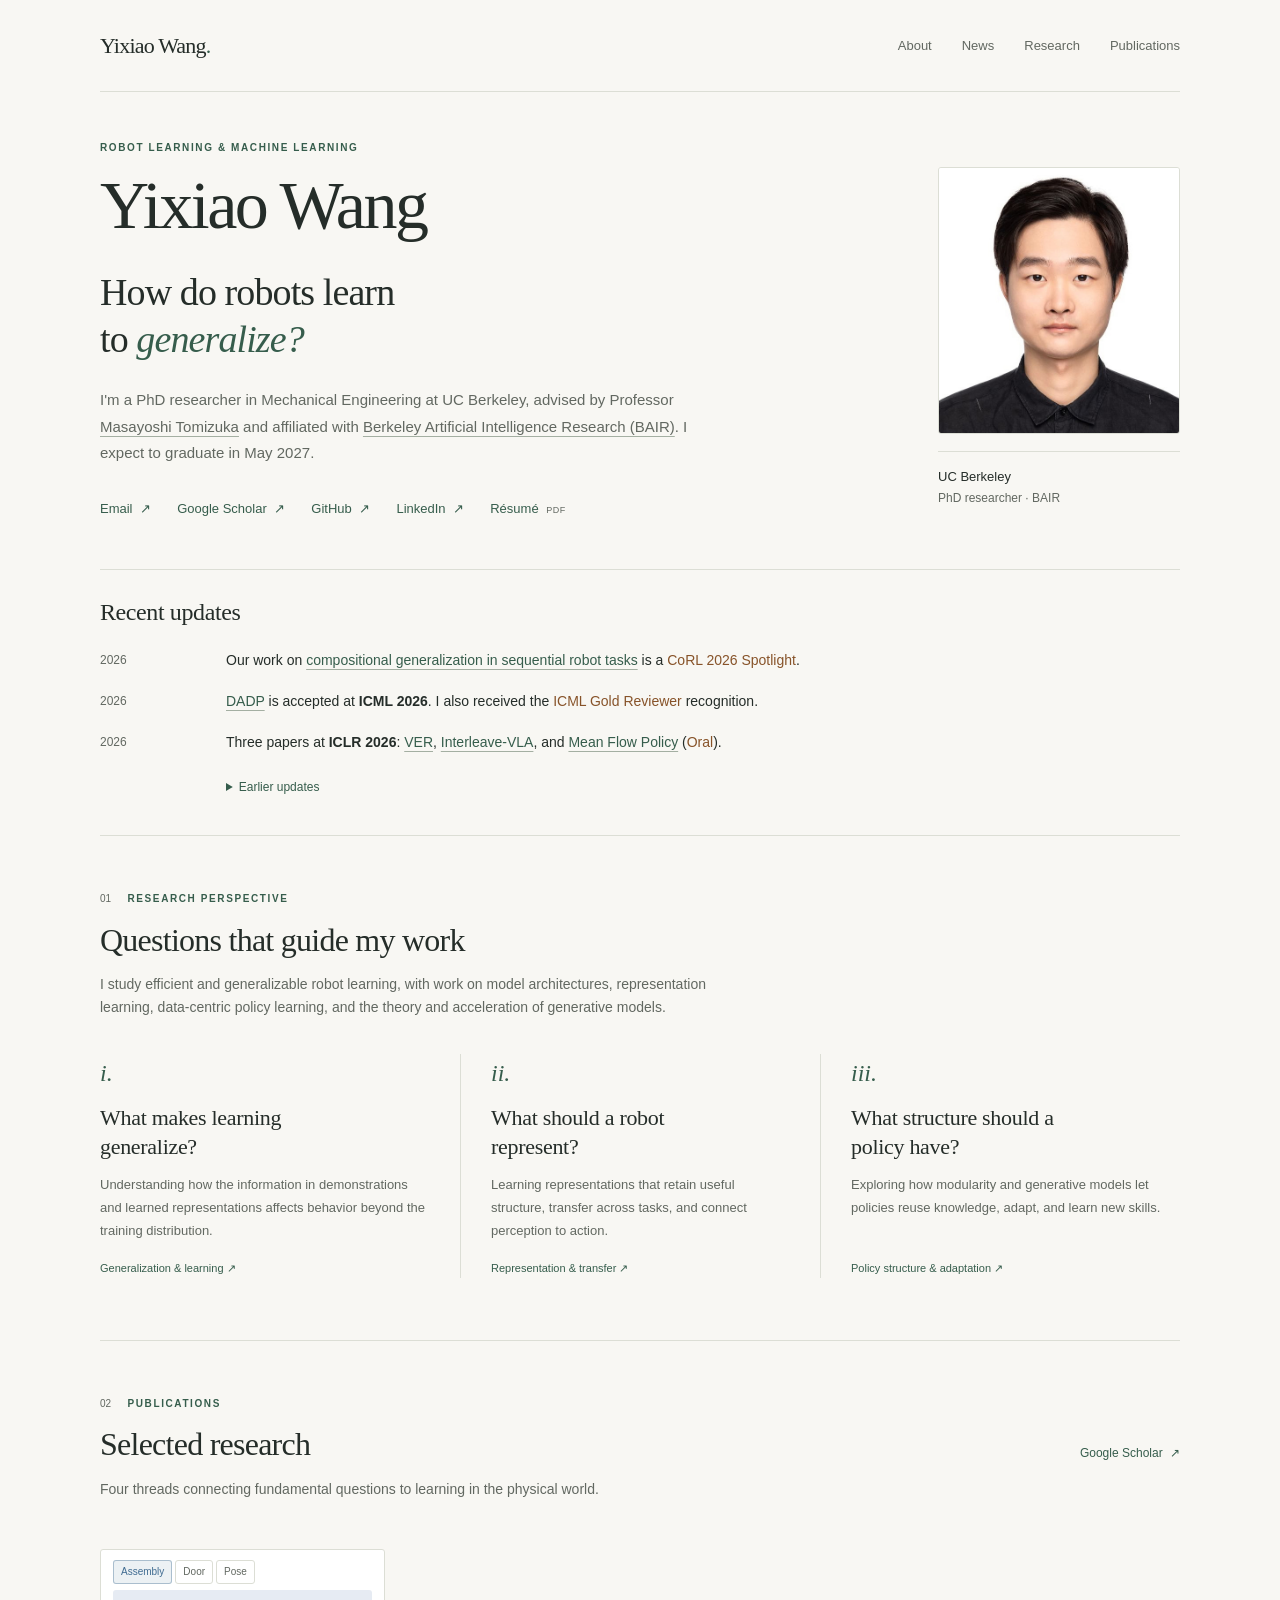
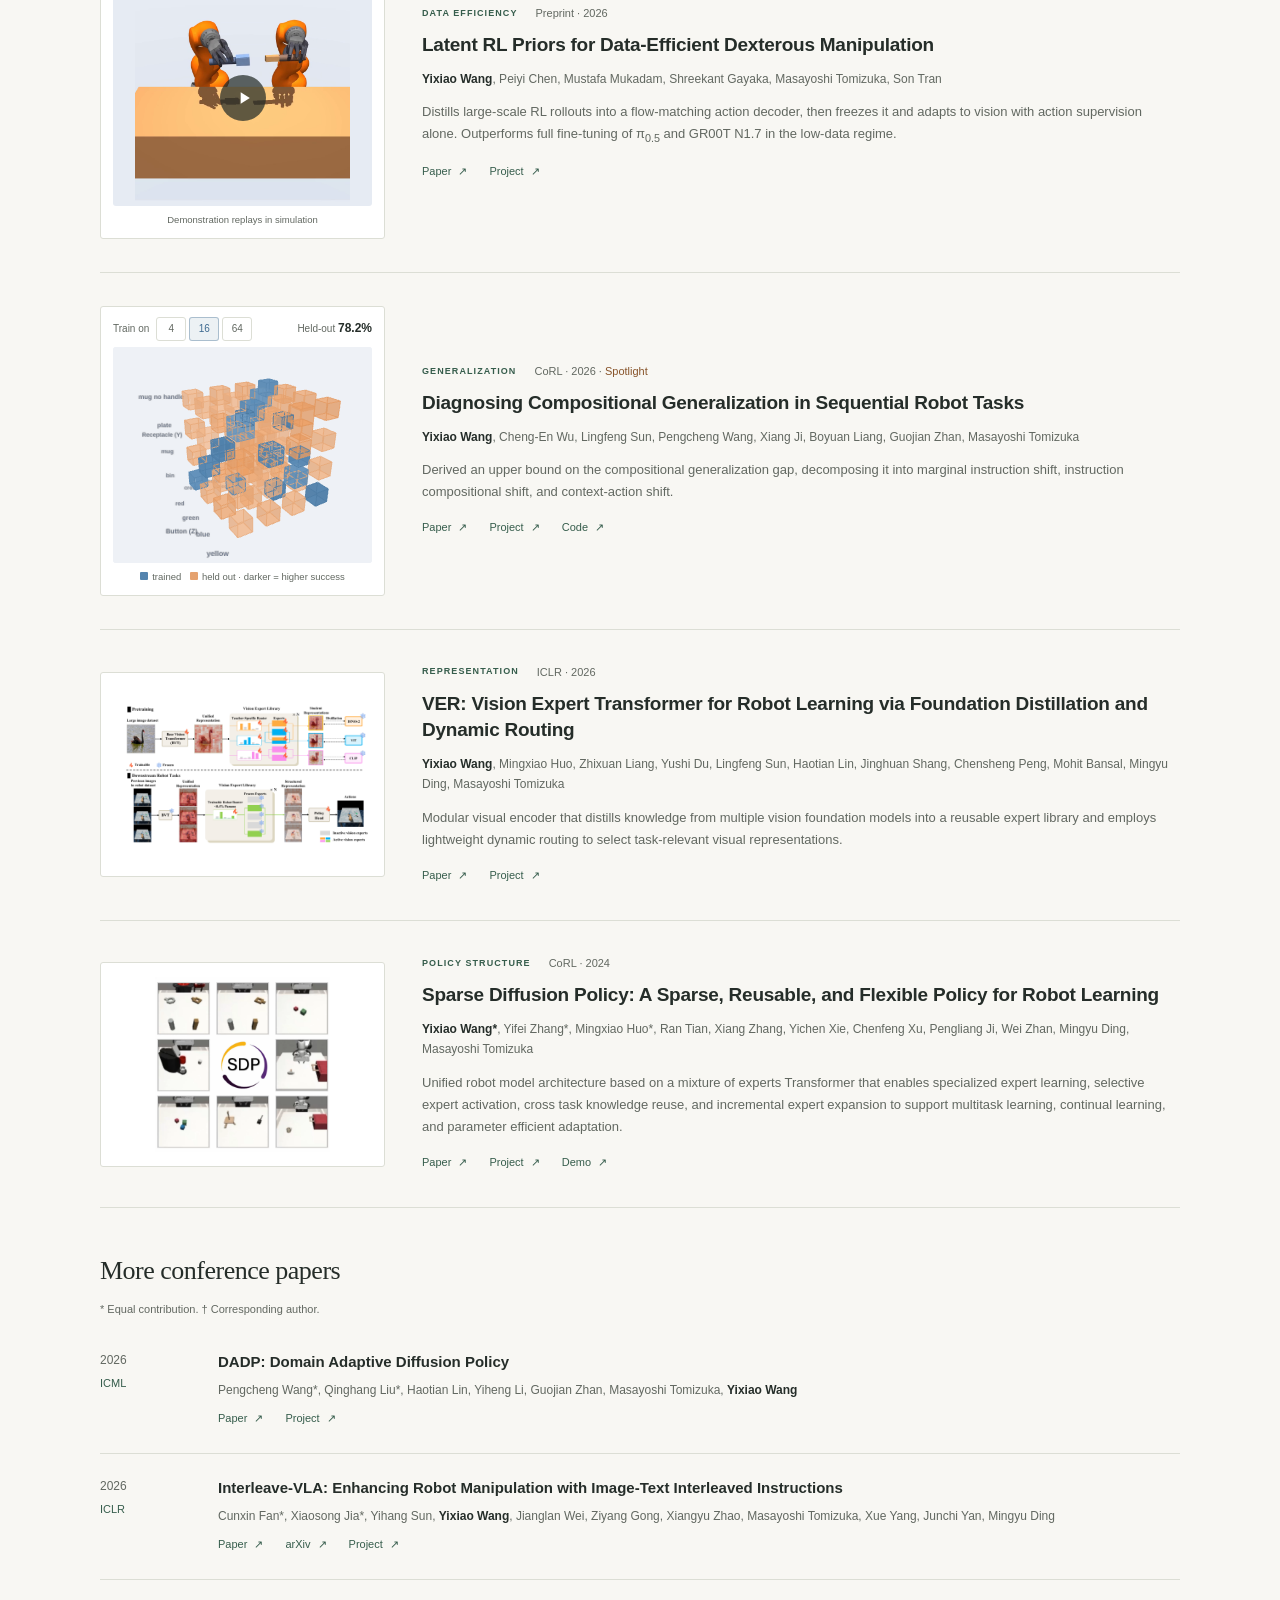
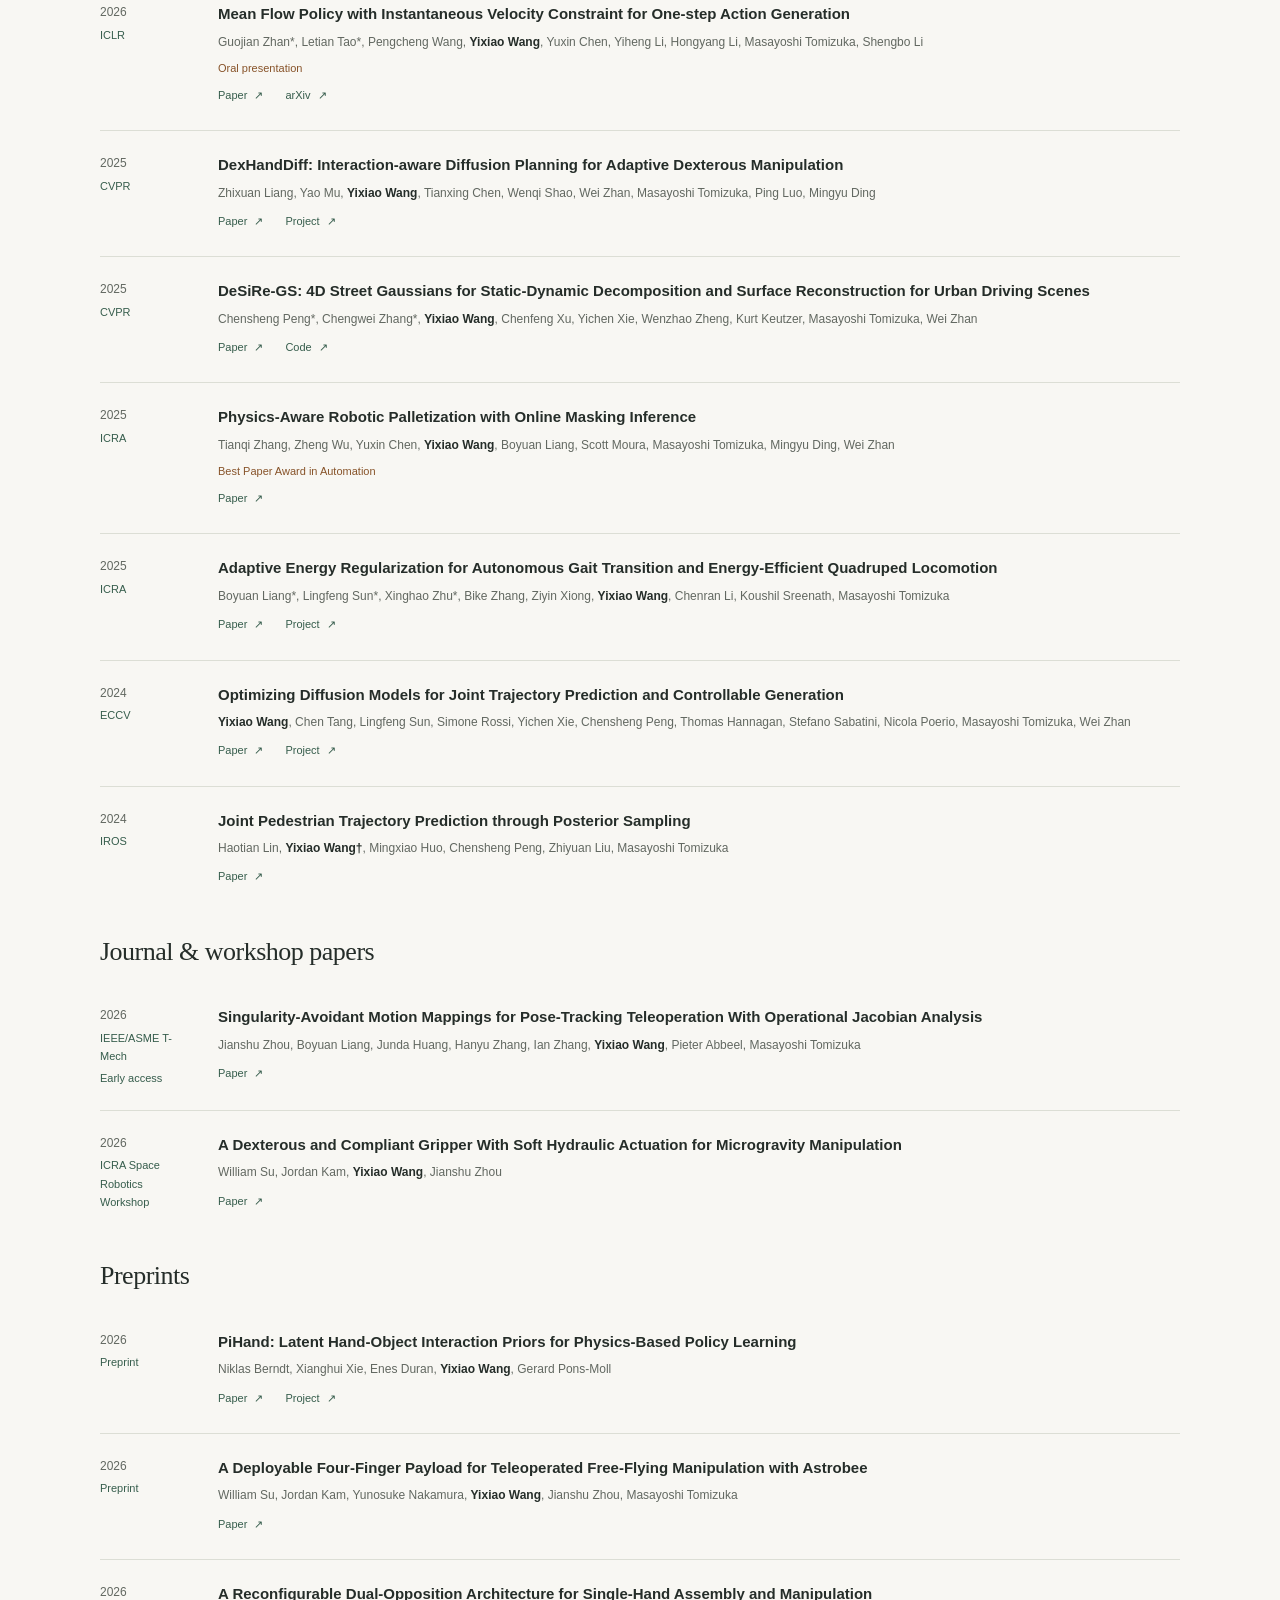
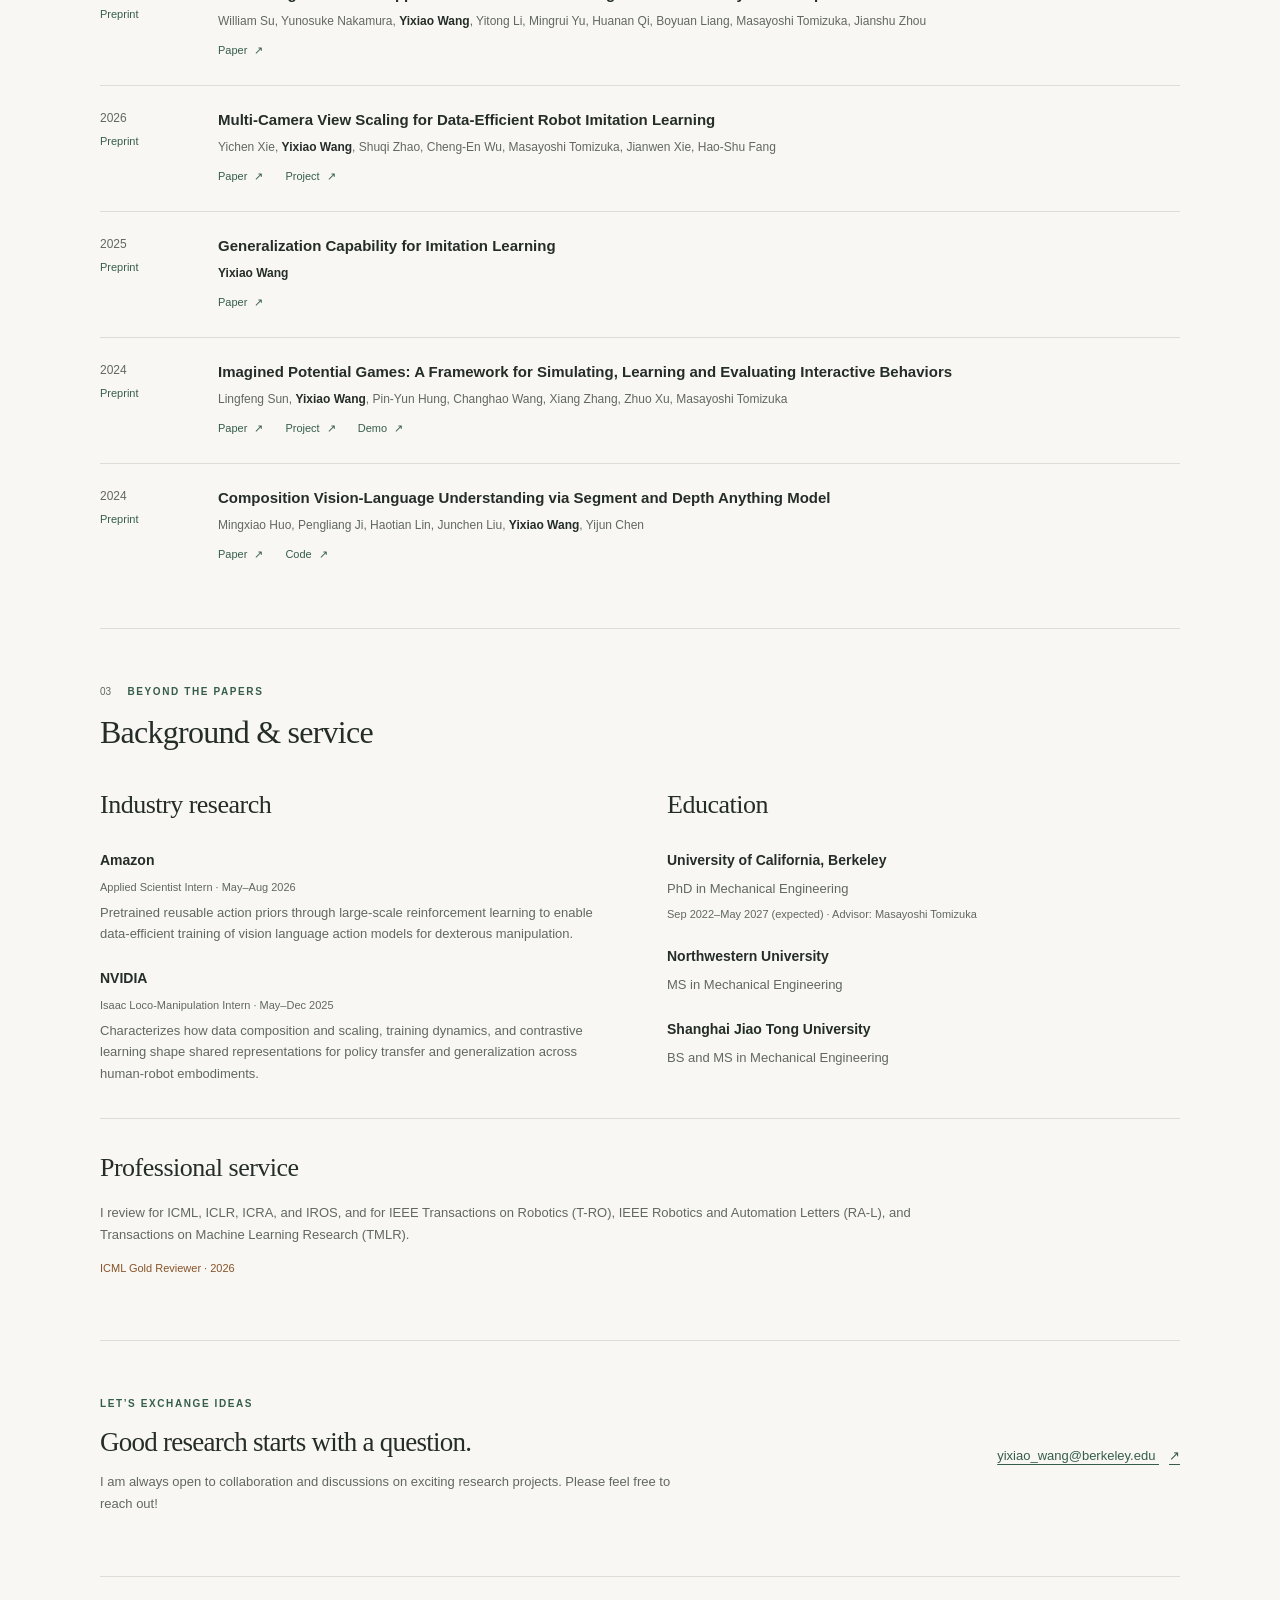
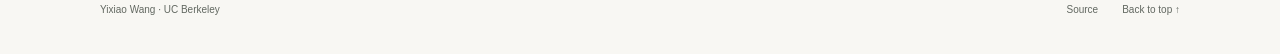
<file: index.html>
<!DOCTYPE html>
<html lang="en">
  <head>
    <meta charset="utf-8">
    <meta name="viewport" content="width=device-width, initial-scale=1">
    <title>Yixiao Wang | Robot Learning</title>
    <meta name="author" content="Yixiao Wang">
    <meta name="description" content="Yixiao Wang is a PhD researcher at UC Berkeley studying efficient and generalizable robot learning, with work on model architectures, representation learning, data-centric policy learning, and the theory and acceleration of generative models.">
    <meta name="theme-color" content="#f8f7f3">
    <meta property="og:type" content="website">
    <meta property="og:title" content="Yixiao Wang | Robot Learning">
    <meta property="og:description" content="Efficient and generalizable robot learning at UC Berkeley: model architectures, representation learning, data-centric policy learning, and the theory and acceleration of generative models.">
    <meta property="og:url" content="https://yixiaowang7.github.io/">
    <meta property="og:image" content="https://yixiaowang7.github.io/images/YixiaoWang.jpg">
    <link rel="canonical" href="https://yixiaowang7.github.io/">
    <link rel="icon" href="images/favicon/favicon.ico" sizes="any">
    <link rel="stylesheet" href="stylesheet.css">
  </head>
  <body id="top">
    <a class="skip-link" href="#main">Skip to content</a>
    <header class="site-header wrap">
      <a class="wordmark" href="#top" aria-label="Yixiao Wang, back to top">Yixiao Wang<span aria-hidden="true">.</span></a>
      <nav aria-label="Main navigation">
        <a href="#about">About</a>
        <a href="#news">News</a>
        <a href="#research">Research</a>
        <a href="#publications">Publications</a>
      </nav>
    </header>

    <main id="main" class="wrap">
      <section id="about" class="intro" aria-labelledby="name">
        <div class="intro-copy">
          <p class="eyebrow">Robot learning &amp; machine learning</p>
          <h1 id="name">Yixiao Wang</h1>
          <p class="research-statement">How do robots learn<br>to <em>generalize?</em></p>
          <p class="bio">I'm a PhD researcher in Mechanical Engineering at UC Berkeley, advised by Professor <a href="https://scholar.google.com/citations?user=8m8taGEAAAAJ&amp;hl=en&amp;oi=ao">Masayoshi Tomizuka</a> and affiliated with <a href="https://bair.berkeley.edu/">Berkeley Artificial Intelligence Research (BAIR)</a>. I expect to graduate in May 2027.</p>
          <div class="profile-links" aria-label="Contact and profiles">
            <a href="mailto:yixiao_wang@berkeley.edu">Email <span aria-hidden="true">↗</span></a>
            <a href="https://scholar.google.com/citations?hl=en&amp;user=nUIFbw8AAAAJ">Google Scholar <span aria-hidden="true">↗</span></a>
            <a href="https://github.com/yixiaowang7">GitHub <span aria-hidden="true">↗</span></a>
            <a href="https://www.linkedin.com/in/yixiao-wang-81aba7256/">LinkedIn <span aria-hidden="true">↗</span></a>
            <a href="data/YixiaoWang_CV.pdf">Résumé <span class="file-type">PDF</span></a>
          </div>
        </div>
        <figure class="portrait">
          <img src="images/YixiaoWang.jpg" width="545" height="600" alt="Portrait of Yixiao Wang" fetchpriority="high">
          <figcaption><span>UC Berkeley</span><span>PhD researcher · BAIR</span></figcaption>
        </figure>
      </section>

      <section id="news" class="section news" aria-labelledby="news-heading">
        <h2 id="news-heading">Recent updates</h2>
        <ul class="news-list">
          <li><time datetime="2026">2026</time><p>Our work on <a href="#compositional-generalization">compositional generalization in sequential robot tasks</a> is a <strong class="award">CoRL 2026 Spotlight</strong>.</p></li>
          <li><time datetime="2026">2026</time><p><a href="#dadp">DADP</a> is accepted at <strong>ICML 2026</strong>. I also received the <strong class="award">ICML Gold Reviewer</strong> recognition.</p></li>
          <li><time datetime="2026">2026</time><p>Three papers at <strong>ICLR 2026</strong>: <a href="#ver">VER</a>, <a href="#interleave-vla">Interleave-VLA</a>, and <a href="#mean-flow">Mean Flow Policy</a> (<strong class="award">Oral</strong>).</p></li>
        </ul>
        <details class="older-news">
          <summary>Earlier updates</summary>
          <ul class="news-list">
            <li><time datetime="2026-05">May 2026</time><p>I joined Amazon as an Applied Scientist Intern, studying reusable action priors for data-efficient vision-language-action models.</p></li>
            <li><time datetime="2025-05">May 2025</time><p>Our <a href="#palletization">robotic palletization paper</a> received the <strong class="award">Best Paper Award in Automation</strong> at ICRA 2025. Congratulations to Tianqi!</p></li>
            <li><time datetime="2025-05">May 2025</time><p>I joined NVIDIA as an Isaac Loco-Manipulation Intern.</p></li>
            <li><time datetime="2025-02">Feb 2025</time><p>Two papers got accepted by CVPR 2025!</p></li>
            <li><time datetime="2024-09">Sep 2024</time><p>One paper got accepted by CoRL 2024!</p></li>
            <li><time datetime="2024-07">Jul 2024</time><p>One paper got accepted by ECCV 2024!</p></li>
            <li><time datetime="2024-06">Jun 2024</time><p>One paper got accepted by IROS 2024!</p></li>
          </ul>
        </details>
      </section>

      <section id="research" class="section research" aria-labelledby="research-heading">
        <p class="eyebrow"><span class="section-number">01</span> Research perspective</p>
        <h2 id="research-heading">Questions that guide my work</h2>
        <p class="section-intro">I study efficient and generalizable robot learning, with work on model architectures, representation learning, data-centric policy learning, and the theory and acceleration of generative models.</p>
        <div class="research-questions">
          <article>
            <span class="question-number" aria-hidden="true">i.</span>
            <h3>What makes learning generalize?</h3>
            <p>Understanding how the information in demonstrations and learned representations affects behavior beyond the training distribution.</p>
            <a href="#compositional-generalization">Generalization &amp; learning <span aria-hidden="true">↗</span></a>
          </article>
          <article>
            <span class="question-number" aria-hidden="true">ii.</span>
            <h3>What should a robot represent?</h3>
            <p>Learning representations that retain useful structure, transfer across tasks, and connect perception to action.</p>
            <a href="#ver">Representation &amp; transfer <span aria-hidden="true">↗</span></a>
          </article>
          <article>
            <span class="question-number" aria-hidden="true">iii.</span>
            <h3>What structure should a policy have?</h3>
            <p>Exploring how modularity and generative models let policies reuse knowledge, adapt, and learn new skills.</p>
            <a href="#sparse-diffusion">Policy structure &amp; adaptation <span aria-hidden="true">↗</span></a>
          </article>
        </div>
      </section>

      <section id="publications" class="section" aria-labelledby="publications-heading">
        <div class="section-heading">
          <div>
            <p class="eyebrow"><span class="section-number">02</span> Publications</p>
            <h2 id="publications-heading">Selected research</h2>
          </div>
          <a class="text-link" href="https://scholar.google.com/citations?hl=en&amp;user=nUIFbw8AAAAJ">Google Scholar <span aria-hidden="true">↗</span></a>
        </div>
        <p class="section-intro">Four threads connecting fundamental questions to learning in the physical world.</p>

        <article id="latent-rl-prior" class="paper featured-paper">
          <div class="paper-figure task-videos" id="task-videos">
            <div class="task-videos-bar" hidden>
              <div class="task-videos-tasks" role="group" aria-label="Downstream task"><button type="button" data-task="assembly" aria-pressed="true">Assembly</button><button type="button" data-task="door" aria-pressed="false">Door</button><button type="button" data-task="pose" aria-pressed="false">Pose</button></div>
            </div>
            <div class="task-videos-view">
              <video controls playsinline muted loop preload="none" poster="images/latent-rl-prior/assembly.webp" width="720" height="720" data-task="assembly" aria-label="Bimanual assembly: two robot arms with dexterous hands grasp and assemble complementary parts">
                <source src="images/latent-rl-prior/assembly.mp4" type="video/mp4">
              </video>
              <button type="button" class="task-videos-play" aria-label="Play bimanual assembly video" hidden><svg viewBox="0 0 24 24" aria-hidden="true"><path d="M8 5v14l11-7z"/></svg></button>
            </div>
            <p class="task-videos-legend">Demonstration replays in simulation</p>
          </div>
          <div class="paper-copy">
            <div class="paper-meta"><span class="paper-topic">Data efficiency</span><span>Preprint · 2026</span></div>
            <h3><a href="https://arxiv.org/abs/2611.08458">Latent RL Priors for Data-Efficient Dexterous Manipulation</a></h3>
            <p class="authors"><strong>Yixiao Wang</strong>, Peiyi Chen, Mustafa Mukadam, Shreekant Gayaka, Masayoshi Tomizuka, Son Tran</p>
            <p class="paper-summary">Distills large-scale RL rollouts into a flow-matching action decoder, then freezes it and adapts to vision with action supervision alone. Outperforms full fine-tuning of π<sub>0.5</sub> and GR00T N1.7 in the low-data regime.</p>
            <div class="paper-links"><a href="https://arxiv.org/abs/2611.08458">Paper <span aria-hidden="true">↗</span></a><a href="https://yixiaowang7.github.io/latent-rl-prior-page/">Project <span aria-hidden="true">↗</span></a></div>
          </div>
        </article>

        <article id="compositional-generalization" class="paper featured-paper">
          <div class="paper-figure task-cube" id="task-cube">
            <div class="task-cube-bar" hidden>
              <div class="task-cube-sets" role="group" aria-label="Training set"><span>Train on</span><button type="button" data-set="diag" aria-pressed="false">4</button><button type="button" data-set="orth" aria-pressed="true">16</button><button type="button" data-set="full" aria-pressed="false">64</button></div>
              <p class="task-cube-readout" aria-live="polite"></p>
            </div>
            <div class="task-cube-view" hidden>
              <canvas tabindex="0" role="img" aria-label="Rotatable cube of the 64 pick, place, and press tasks, colored by per-task success. Drag or use arrow keys to rotate; hover or tap a block for its task."></canvas>
              <div class="task-cube-tip"></div>
            </div>
            <img class="task-cube-fallback" src="images/compositional_generalization_cube.png" width="508" height="422" alt="Cube of the 64 pick, place, and press tasks: training on 16 orthogonal tasks reaches 78.2% success on the 48 held-out tasks" loading="lazy">
            <p class="task-cube-legend" hidden><span class="swatch trained"></span>trained <span class="swatch held"></span>held out · darker = higher success</p>
          </div>
          <div class="paper-copy">
            <div class="paper-meta"><span class="paper-topic">Generalization</span><span>CoRL · 2026 · <strong class="award">Spotlight</strong></span></div>
            <h3><a href="https://arxiv.org/abs/2607.29687">Diagnosing Compositional Generalization in Sequential Robot Tasks</a></h3>
            <p class="authors"><strong>Yixiao Wang</strong>, Cheng-En Wu, Lingfeng Sun, Pengcheng Wang, Xiang Ji, Boyuan Liang, Guojian Zhan, Masayoshi Tomizuka</p>
            <p class="paper-summary">Derived an upper bound on the compositional generalization gap, decomposing it into marginal instruction shift, instruction compositional shift, and context-action shift.</p>
            <div class="paper-links"><a href="https://arxiv.org/abs/2607.29687">Paper <span aria-hidden="true">↗</span></a><a href="https://yixiaowang7.github.io/Diagnosing_Compositional_Generalization_Robot_Page/">Project <span aria-hidden="true">↗</span></a><a href="https://github.com/YixiaoWang7/Diagnosing_Compositional_Generalization_Robot">Code <span aria-hidden="true">↗</span></a></div>
          </div>
        </article>

        <article id="ver" class="paper featured-paper">
          <a class="paper-figure" href="images/structure_ver.pdf" aria-label="View the full VER architecture figure (PDF)">
            <img src="images/structure_ver.png" width="1200" height="653" alt="VER distills vision foundation models into an expert library and routes their representations for robot tasks" loading="lazy">
          </a>
          <div class="paper-copy">
            <div class="paper-meta"><span class="paper-topic">Representation</span><span>ICLR · 2026</span></div>
            <h3><a href="https://arxiv.org/abs/2510.05213">VER: Vision Expert Transformer for Robot Learning via Foundation Distillation and Dynamic Routing</a></h3>
            <p class="authors"><strong>Yixiao Wang</strong>, Mingxiao Huo, Zhixuan Liang, Yushi Du, Lingfeng Sun, Haotian Lin, Jinghuan Shang, Chensheng Peng, Mohit Bansal, Mingyu Ding, Masayoshi Tomizuka</p>
            <p class="paper-summary">Modular visual encoder that distills knowledge from multiple vision foundation models into a reusable expert library and employs lightweight dynamic routing to select task-relevant visual representations.</p>
            <div class="paper-links"><a href="https://arxiv.org/abs/2510.05213">Paper <span aria-hidden="true">↗</span></a><a href="https://yixiaowang7.github.io/ver_page/">Project <span aria-hidden="true">↗</span></a></div>
          </div>
        </article>

        <article id="sparse-diffusion" class="paper featured-paper">
          <a class="paper-figure" href="https://forrest-110.github.io/sparse_diffusion_policy/" aria-label="Explore Sparse Diffusion Policy">
            <img src="images/sdp.png" width="1920" height="1920" alt="Robot manipulation tasks evaluated with Sparse Diffusion Policy, including stacking and assembly" loading="lazy">
          </a>
          <div class="paper-copy">
            <div class="paper-meta"><span class="paper-topic">Policy structure</span><span>CoRL · 2024</span></div>
            <h3><a href="https://arxiv.org/abs/2407.01531">Sparse Diffusion Policy: A Sparse, Reusable, and Flexible Policy for Robot Learning</a></h3>
            <p class="authors"><strong>Yixiao Wang*</strong>, Yifei Zhang*, Mingxiao Huo*, Ran Tian, Xiang Zhang, Yichen Xie, Chenfeng Xu, Pengliang Ji, Wei Zhan, Mingyu Ding, Masayoshi Tomizuka</p>
            <p class="paper-summary">Unified robot model architecture based on a mixture of experts Transformer that enables specialized expert learning, selective expert activation, cross task knowledge reuse, and incremental expert expansion to support multitask learning, continual learning, and parameter efficient adaptation.</p>
            <div class="paper-links"><a href="https://arxiv.org/abs/2407.01531">Paper <span aria-hidden="true">↗</span></a><a href="https://forrest-110.github.io/sparse_diffusion_policy/">Project <span aria-hidden="true">↗</span></a><a href="images/sdp.mp4">Demo <span aria-hidden="true">↗</span></a></div>
          </div>
        </article>

        <div class="more-publications">
          <h3 class="subsection-title">More conference papers</h3>
          <p class="publication-note">* Equal contribution. † Corresponding author.</p>
          <div class="publication-list">
            <article id="dadp" class="publication">
              <p class="publication-venue">2026<span>ICML</span></p>
              <div>
                <h4><a href="https://arxiv.org/abs/2602.04037">DADP: Domain Adaptive Diffusion Policy</a></h4>
                <p class="authors">Pengcheng Wang*, Qinghang Liu*, Haotian Lin, Yiheng Li, Guojian Zhan, Masayoshi Tomizuka, <strong>Yixiao Wang</strong></p>
                <div class="paper-links"><a href="https://arxiv.org/abs/2602.04037">Paper <span aria-hidden="true">↗</span></a><a href="https://outsider86.github.io/DomainAdaptiveDiffusionPolicy/">Project <span aria-hidden="true">↗</span></a></div>
              </div>
            </article>
            <article id="interleave-vla" class="publication">
              <p class="publication-venue">2026<span>ICLR</span></p>
              <div>
                <h4><a href="https://proceedings.iclr.cc/paper_files/paper/2026/hash/444876e32cba0408c63f5295481cfe20-Abstract-Conference.html">Interleave-VLA: Enhancing Robot Manipulation with Image-Text Interleaved Instructions</a></h4>
                <p class="authors">Cunxin Fan*, Xiaosong Jia*, Yihang Sun, <strong>Yixiao Wang</strong>, Jianglan Wei, Ziyang Gong, Xiangyu Zhao, Masayoshi Tomizuka, Xue Yang, Junchi Yan, Mingyu Ding</p>
                <div class="paper-links"><a href="https://proceedings.iclr.cc/paper_files/paper/2026/hash/444876e32cba0408c63f5295481cfe20-Abstract-Conference.html">Paper <span aria-hidden="true">↗</span></a><a href="https://arxiv.org/abs/2505.02152">arXiv <span aria-hidden="true">↗</span></a><a href="https://interleave-vla.github.io/Interleave-VLA-Anonymous/">Project <span aria-hidden="true">↗</span></a></div>
              </div>
            </article>
            <article id="mean-flow" class="publication">
              <p class="publication-venue">2026<span>ICLR</span></p>
              <div>
                <h4><a href="https://proceedings.iclr.cc/paper_files/paper/2026/hash/fe7f375ef01e43f17d2c32b28a176577-Abstract-Conference.html">Mean Flow Policy with Instantaneous Velocity Constraint for One-step Action Generation</a></h4>
                <p class="authors">Guojian Zhan*, Letian Tao*, Pengcheng Wang, <strong>Yixiao Wang</strong>, Yuxin Chen, Yiheng Li, Hongyang Li, Masayoshi Tomizuka, Shengbo Li</p>
                <p class="award">Oral presentation</p>
                <div class="paper-links"><a href="https://proceedings.iclr.cc/paper_files/paper/2026/hash/fe7f375ef01e43f17d2c32b28a176577-Abstract-Conference.html">Paper <span aria-hidden="true">↗</span></a><a href="https://arxiv.org/abs/2602.13810">arXiv <span aria-hidden="true">↗</span></a></div>
              </div>
            </article>
            <article id="dexhanddiff" class="publication">
              <p class="publication-venue">2025<span>CVPR</span></p>
              <div>
                <h4><a href="https://openaccess.thecvf.com/content/CVPR2025/html/Liang_DexHandDiff_Interaction-aware_Diffusion_Planning_for_Adaptive_Dexterous_Manipulation_CVPR_2025_paper.html">DexHandDiff: Interaction-aware Diffusion Planning for Adaptive Dexterous Manipulation</a></h4>
                <p class="authors">Zhixuan Liang, Yao Mu, <strong>Yixiao Wang</strong>, Tianxing Chen, Wenqi Shao, Wei Zhan, Masayoshi Tomizuka, Ping Luo, Mingyu Ding</p>
                <div class="paper-links"><a href="https://openaccess.thecvf.com/content/CVPR2025/html/Liang_DexHandDiff_Interaction-aware_Diffusion_Planning_for_Adaptive_Dexterous_Manipulation_CVPR_2025_paper.html">Paper <span aria-hidden="true">↗</span></a><a href="https://dexdiffuser.github.io/">Project <span aria-hidden="true">↗</span></a></div>
              </div>
            </article>
            <article id="desire-gs" class="publication">
              <p class="publication-venue">2025<span>CVPR</span></p>
              <div>
                <h4><a href="https://openaccess.thecvf.com/content/CVPR2025/html/Peng_DeSiRe-GS_4D_Street_Gaussians_for_Static-Dynamic_Decomposition_and_Surface_Reconstruction_CVPR_2025_paper.html">DeSiRe-GS: 4D Street Gaussians for Static-Dynamic Decomposition and Surface Reconstruction for Urban Driving Scenes</a></h4>
                <p class="authors">Chensheng Peng*, Chengwei Zhang*, <strong>Yixiao Wang</strong>, Chenfeng Xu, Yichen Xie, Wenzhao Zheng, Kurt Keutzer, Masayoshi Tomizuka, Wei Zhan</p>
                <div class="paper-links"><a href="https://openaccess.thecvf.com/content/CVPR2025/html/Peng_DeSiRe-GS_4D_Street_Gaussians_for_Static-Dynamic_Decomposition_and_Surface_Reconstruction_CVPR_2025_paper.html">Paper <span aria-hidden="true">↗</span></a><a href="https://github.com/chengweialan/DeSiRe-GS">Code <span aria-hidden="true">↗</span></a></div>
              </div>
            </article>
            <article id="palletization" class="publication">
              <p class="publication-venue">2025<span>ICRA</span></p>
              <div>
                <h4><a href="https://arxiv.org/abs/2502.13443">Physics-Aware Robotic Palletization with Online Masking Inference</a></h4>
                <p class="authors">Tianqi Zhang, Zheng Wu, Yuxin Chen, <strong>Yixiao Wang</strong>, Boyuan Liang, Scott Moura, Masayoshi Tomizuka, Mingyu Ding, Wei Zhan</p>
                <p class="award">Best Paper Award in Automation</p>
                <div class="paper-links"><a href="https://arxiv.org/abs/2502.13443">Paper <span aria-hidden="true">↗</span></a></div>
              </div>
            </article>
            <article id="efficient-locomotion" class="publication">
              <p class="publication-venue">2025<span>ICRA</span></p>
              <div>
                <h4><a href="https://hybrid-robotics.berkeley.edu/publications/ICRA2025_Energy_Efficient_Quadruped_Locomotion.pdf">Adaptive Energy Regularization for Autonomous Gait Transition and Energy-Efficient Quadruped Locomotion</a></h4>
                <p class="authors">Boyuan Liang*, Lingfeng Sun*, Xinghao Zhu*, Bike Zhang, Ziyin Xiong, <strong>Yixiao Wang</strong>, Chenran Li, Koushil Sreenath, Masayoshi Tomizuka</p>
                <div class="paper-links"><a href="https://hybrid-robotics.berkeley.edu/publications/ICRA2025_Energy_Efficient_Quadruped_Locomotion.pdf">Paper <span aria-hidden="true">↗</span></a><a href="https://sites.google.com/berkeley.edu/efficient-locomotion">Project <span aria-hidden="true">↗</span></a></div>
              </div>
            </article>
            <article id="opttrajdiff" class="publication">
              <p class="publication-venue">2024<span>ECCV</span></p>
              <div>
                <h4><a href="https://arxiv.org/abs/2408.00766">Optimizing Diffusion Models for Joint Trajectory Prediction and Controllable Generation</a></h4>
                <p class="authors"><strong>Yixiao Wang</strong>, Chen Tang, Lingfeng Sun, Simone Rossi, Yichen Xie, Chensheng Peng, Thomas Hannagan, Stefano Sabatini, Nicola Poerio, Masayoshi Tomizuka, Wei Zhan</p>
                <div class="paper-links"><a href="https://arxiv.org/abs/2408.00766">Paper <span aria-hidden="true">↗</span></a><a href="https://yixiaowang7.github.io/OptTrajDiff_Page/">Project <span aria-hidden="true">↗</span></a></div>
              </div>
            </article>
            <article id="joint-trajectory" class="publication">
              <p class="publication-venue">2024<span>IROS</span></p>
              <div>
                <h4><a href="https://arxiv.org/abs/2404.00237">Joint Pedestrian Trajectory Prediction through Posterior Sampling</a></h4>
                <p class="authors">Haotian Lin, <strong>Yixiao Wang†</strong>, Mingxiao Huo, Chensheng Peng, Zhiyuan Liu, Masayoshi Tomizuka</p>
                <div class="paper-links"><a href="https://arxiv.org/abs/2404.00237">Paper <span aria-hidden="true">↗</span></a></div>
              </div>
            </article>
          </div>
        </div>

        <div class="more-publications">
          <h3 class="subsection-title">Journal &amp; workshop papers</h3>
          <div class="publication-list">
            <article id="teleoperation" class="publication">
              <p class="publication-venue">2026<span>IEEE/ASME T-Mech</span><span>Early access</span></p>
              <div>
                <h4><a href="https://doi.org/10.1109/TMECH.2026.3682948">Singularity-Avoidant Motion Mappings for Pose-Tracking Teleoperation With Operational Jacobian Analysis</a></h4>
                <p class="authors">Jianshu Zhou, Boyuan Liang, Junda Huang, Hanyu Zhang, Ian Zhang, <strong>Yixiao Wang</strong>, Pieter Abbeel, Masayoshi Tomizuka</p>
                <div class="paper-links"><a href="https://doi.org/10.1109/TMECH.2026.3682948">Paper <span aria-hidden="true">↗</span></a></div>
              </div>
            </article>
            <article id="hydraulic-gripper" class="publication">
              <p class="publication-venue">2026<span>ICRA Space Robotics Workshop</span></p>
              <div>
                <h4><a href="https://arxiv.org/abs/2605.17851">A Dexterous and Compliant Gripper With Soft Hydraulic Actuation for Microgravity Manipulation</a></h4>
                <p class="authors">William Su, Jordan Kam, <strong>Yixiao Wang</strong>, Jianshu Zhou</p>
                <div class="paper-links"><a href="https://arxiv.org/abs/2605.17851">Paper <span aria-hidden="true">↗</span></a></div>
              </div>
            </article>
          </div>
        </div>

        <div class="more-publications">
          <h3 class="subsection-title">Preprints</h3>
          <div class="publication-list">
            <article id="pihand" class="publication">
              <p class="publication-venue">2026<span>Preprint</span></p>
              <div>
                <h4><a href="https://arxiv.org/abs/2610.31299">PiHand: Latent Hand-Object Interaction Priors for Physics-Based Policy Learning</a></h4>
                <p class="authors">Niklas Berndt, Xianghui Xie, Enes Duran, <strong>Yixiao Wang</strong>, Gerard Pons-Moll</p>
                <div class="paper-links"><a href="https://arxiv.org/abs/2610.31299">Paper <span aria-hidden="true">↗</span></a><a href="https://virtualhumans.mpi-inf.mpg.de/PiHand/">Project <span aria-hidden="true">↗</span></a></div>
              </div>
            </article>
            <article id="astrobee" class="publication">
              <p class="publication-venue">2026<span>Preprint</span></p>
              <div>
                <h4><a href="https://arxiv.org/abs/2609.25614">A Deployable Four-Finger Payload for Teleoperated Free-Flying Manipulation with Astrobee</a></h4>
                <p class="authors">William Su, Jordan Kam, Yunosuke Nakamura, <strong>Yixiao Wang</strong>, Jianshu Zhou, Masayoshi Tomizuka</p>
                <div class="paper-links"><a href="https://arxiv.org/abs/2609.25614">Paper <span aria-hidden="true">↗</span></a></div>
              </div>
            </article>
            <article id="dual-opposition" class="publication">
              <p class="publication-venue">2026<span>Preprint</span></p>
              <div>
                <h4><a href="https://arxiv.org/abs/2609.22871">A Reconfigurable Dual-Opposition Architecture for Single-Hand Assembly and Manipulation</a></h4>
                <p class="authors">William Su, Yunosuke Nakamura, <strong>Yixiao Wang</strong>, Yitong Li, Mingrui Yu, Huanan Qi, Boyuan Liang, Masayoshi Tomizuka, Jianshu Zhou</p>
                <div class="paper-links"><a href="https://arxiv.org/abs/2609.22871">Paper <span aria-hidden="true">↗</span></a></div>
              </div>
            </article>
            <article id="multicamera" class="publication">
              <p class="publication-venue">2026<span>Preprint</span></p>
              <div>
                <h4><a href="https://arxiv.org/abs/2604.00557">Multi-Camera View Scaling for Data-Efficient Robot Imitation Learning</a></h4>
                <p class="authors">Yichen Xie, <strong>Yixiao Wang</strong>, Shuqi Zhao, Cheng-En Wu, Masayoshi Tomizuka, Jianwen Xie, Hao-Shu Fang</p>
                <div class="paper-links"><a href="https://arxiv.org/abs/2604.00557">Paper <span aria-hidden="true">↗</span></a><a href="https://yichen928.github.io/robot_multiview/">Project <span aria-hidden="true">↗</span></a></div>
              </div>
            </article>
            <article id="generalization" class="publication">
              <p class="publication-venue">2025<span>Preprint</span></p>
              <div>
                <h4><a href="https://arxiv.org/abs/2504.18538">Generalization Capability for Imitation Learning</a></h4>
                <p class="authors"><strong>Yixiao Wang</strong></p>
                <div class="paper-links"><a href="https://arxiv.org/abs/2504.18538">Paper <span aria-hidden="true">↗</span></a></div>
              </div>
            </article>
            <article id="imagined-potential-games" class="publication">
              <p class="publication-venue">2024<span>Preprint</span></p>
              <div>
                <h4><a href="https://arxiv.org/abs/2411.03669">Imagined Potential Games: A Framework for Simulating, Learning and Evaluating Interactive Behaviors</a></h4>
                <p class="authors">Lingfeng Sun, <strong>Yixiao Wang</strong>, Pin-Yun Hung, Changhao Wang, Xiang Zhang, Zhuo Xu, Masayoshi Tomizuka</p>
                <div class="paper-links"><a href="https://arxiv.org/abs/2411.03669">Paper <span aria-hidden="true">↗</span></a><a href="https://sites.google.com/view/simulate-learn-interact">Project <span aria-hidden="true">↗</span></a><a href="images/ipg_2.mp4">Demo <span aria-hidden="true">↗</span></a></div>
              </div>
            </article>
            <article id="composition-vl" class="publication">
              <p class="publication-venue">2024<span>Preprint</span></p>
              <div>
                <h4><a href="https://arxiv.org/abs/2406.18591">Composition Vision-Language Understanding via Segment and Depth Anything Model</a></h4>
                <p class="authors">Mingxiao Huo, Pengliang Ji, Haotian Lin, Junchen Liu, <strong>Yixiao Wang</strong>, Yijun Chen</p>
                <div class="paper-links"><a href="https://arxiv.org/abs/2406.18591">Paper <span aria-hidden="true">↗</span></a><a href="https://github.com/AnthonyHuo/SAM-DAM-for-Compositional-Reasoning">Code <span aria-hidden="true">↗</span></a></div>
              </div>
            </article>
          </div>
        </div>
      </section>

      <section id="background" class="section" aria-labelledby="background-heading">
        <p class="eyebrow"><span class="section-number">03</span> Beyond the papers</p>
        <h2 id="background-heading">Background &amp; service</h2>
        <div class="background-grid">
          <div>
            <h3 class="subsection-title">Industry research</h3>
            <article class="background-entry">
              <h4>Amazon</h4>
              <p class="background-meta">Applied Scientist Intern · May–Aug 2026</p>
              <p>Pretrained reusable action priors through large-scale reinforcement learning to enable data-efficient training of vision language action models for dexterous manipulation.</p>
            </article>
            <article class="background-entry">
              <h4>NVIDIA</h4>
              <p class="background-meta">Isaac Loco-Manipulation Intern · May–Dec 2025</p>
              <p>Characterizes how data composition and scaling, training dynamics, and contrastive learning shape shared representations for policy transfer and generalization across human-robot embodiments.</p>
            </article>
          </div>
          <div>
            <h3 class="subsection-title">Education</h3>
            <article class="background-entry">
              <h4>University of California, Berkeley</h4>
              <p>PhD in Mechanical Engineering</p>
              <p class="background-meta">Sep 2022–May 2027 (expected) · Advisor: Masayoshi Tomizuka</p>
            </article>
            <article class="background-entry">
              <h4>Northwestern University</h4>
              <p>MS in Mechanical Engineering</p>
            </article>
            <article class="background-entry">
              <h4>Shanghai Jiao Tong University</h4>
              <p>BS and MS in Mechanical Engineering</p>
            </article>
          </div>
        </div>
        <div class="service">
          <h3 class="subsection-title">Professional service</h3>
          <p>I review for ICML, ICLR, ICRA, and IROS, and for IEEE Transactions on Robotics (T-RO), IEEE Robotics and Automation Letters (RA-L), and Transactions on Machine Learning Research (TMLR).</p>
          <p><strong class="award">ICML Gold Reviewer · 2026</strong></p>
        </div>
      </section>

      <section class="contact section" aria-labelledby="contact-heading">
        <div>
          <p class="eyebrow">Let’s exchange ideas</p>
          <h2 id="contact-heading">Good research starts with a question.</h2>
          <p>I am always open to collaboration and discussions on exciting research projects. Please feel free to reach out!</p>
        </div>
        <a class="contact-link" href="mailto:yixiao_wang@berkeley.edu">yixiao_wang@berkeley.edu <span aria-hidden="true">↗</span></a>
      </section>
    </main>

    <footer class="site-footer wrap">
      <span>Yixiao Wang · UC Berkeley</span>
      <div><a href="https://github.com/YixiaoWang7/YixiaoWang7.github.io">Source</a><a href="#top">Back to top <span aria-hidden="true">↑</span></a></div>
    </footer>
    <script defer src="js/task-cube.js"></script>
    <script defer src="js/task-videos.js"></script>
  </body>
</html>
</file>
<file: stylesheet.css>
:root {
  color-scheme: light;
  --paper: #f8f7f3;
  --ink: #252d29;
  --muted: #626861;
  --accent: #365d4c;
  --line: #dcded5;
  --serif: Georgia, "Times New Roman", serif;
  --sans: -apple-system, BlinkMacSystemFont, "Segoe UI", Helvetica, Arial, sans-serif;
}

* { box-sizing: border-box; }
html { scroll-padding-top: 32px; }
body {
  margin: 0;
  background: var(--paper);
  color: var(--ink);
  font-family: var(--sans);
  font-size: 16px;
  line-height: 1.65;
  -webkit-font-smoothing: antialiased;
}
::selection { background: #dce7d8; color: var(--ink); }
a { color: var(--accent); text-underline-offset: 4px; text-decoration-thickness: 1px; }
a:hover { color: #1d392b; text-decoration: underline; }
a:focus-visible, summary:focus-visible { outline: 2px solid var(--accent); outline-offset: 5px; border-radius: 2px; }
img { display: block; max-width: 100%; height: auto; }
figure, h1, h2, h3, h4, p { margin: 0; }
strong { font-weight: 600; }

.wrap { width: min(1080px, calc(100% - 96px)); margin-inline: auto; }
.skip-link { position: absolute; top: -100px; left: 20px; z-index: 2; background: white; padding: 12px 20px; }
.skip-link:focus { top: 12px; }
.site-header { display: flex; justify-content: space-between; align-items: center; gap: 24px; padding-block: 27px; border-bottom: 1px solid var(--line); }
.wordmark { color: var(--ink); font-family: var(--serif); font-size: 22px; letter-spacing: -.8px; text-decoration: none; }
.wordmark span { color: var(--accent); }
.site-header nav { display: flex; gap: 30px; }
.site-header nav a { color: var(--muted); font-size: 13px; text-decoration: none; padding-block: 8px; }
.site-header nav a:hover { color: var(--accent); text-decoration: underline; }

.intro { display: grid; grid-template-columns: minmax(0, 1fr) 242px; gap: 92px; padding-block: 48px 44px; align-items: start; }
.eyebrow { color: var(--accent); font-size: 10px; font-weight: 600; letter-spacing: .16em; text-transform: uppercase; }
h1 { margin-top: 10px; font-family: var(--serif); font-size: clamp(48px, 5.4vw, 68px); font-weight: 400; line-height: 1.12; letter-spacing: -2.5px; }
.research-statement { margin-top: 26px; font-family: var(--serif); font-size: clamp(29px, 3vw, 38px); line-height: 1.24; letter-spacing: -.9px; }
.research-statement em { color: var(--accent); font-weight: 400; }
.bio { max-width: 630px; margin-top: 24px; color: var(--muted); font-size: 15px; line-height: 1.75; }
.bio a { color: inherit; text-decoration-color: #a4afa2; }
.profile-links { display: flex; flex-wrap: wrap; gap: 10px 26px; margin-top: 27px; }
.profile-links a { font-size: 13px; font-weight: 500; text-decoration: none; padding-block: 5px; }
.profile-links a:hover { text-decoration: underline; }
.profile-links a > span, .text-link > span, .paper-links a > span { margin-left: 4px; }
.file-type { font-size: 9px; letter-spacing: .06em; color: var(--muted); }
.portrait { margin-top: 27px; }
.portrait img { width: 100%; border: 1px solid var(--line); border-radius: 3px; }
.portrait figcaption { display: flex; flex-direction: column; gap: 2px; border-top: 1px solid var(--line); margin-top: 17px; padding-top: 14px; font-size: 12px; color: var(--muted); }
.portrait figcaption span:first-child { color: var(--ink); font-size: 13px; font-weight: 500; }

.section { padding-block: 55px 62px; border-top: 1px solid var(--line); }
.section-number { display: inline-block; margin-right: 12px; color: var(--muted); font-weight: 400; letter-spacing: 0; }
h2 { margin-top: 13px; font-family: var(--serif); font-weight: 400; font-size: 32px; line-height: 1.2; letter-spacing: -.75px; }
.section-intro { margin-top: 14px; max-width: 660px; color: var(--muted); font-size: 14px; }
.section-heading { display: flex; align-items: end; justify-content: space-between; gap: 24px; }
.text-link { font-size: 12px; text-decoration: none; white-space: nowrap; }
.research-questions { display: grid; grid-template-columns: repeat(3, minmax(0, 1fr)); margin-top: 35px; }
.research-questions article { display: flex; flex-direction: column; padding-inline: 30px; border-left: 1px solid var(--line); }
.research-questions article:first-child { border-left: 0; padding-left: 0; }
.research-questions article:last-child { padding-right: 0; }
.question-number { color: var(--accent); font-family: var(--serif); font-style: italic; font-size: 24px; }
.research-questions h3 { max-width: 250px; font-family: var(--serif); font-size: 22px; font-weight: 400; letter-spacing: -.3px; line-height: 1.3; margin-top: 10px; }
.research-questions p { color: var(--muted); font-size: 13px; line-height: 1.75; margin-top: 13px; }
.research-questions a { align-self: start; margin-top: auto; padding-top: 17px; font-size: 11px; font-weight: 500; text-decoration: none; }
.research-questions a:hover { text-decoration: underline; }

.paper { display: grid; grid-template-columns: 285px minmax(0, 1fr); gap: 37px; padding-block: 33px; border-bottom: 1px solid var(--line); align-items: center; scroll-margin-top: 30px; }
.paper:first-of-type { margin-top: 15px; }
.paper-figure { display: flex; justify-content: center; align-items: center; padding: 14px; height: 205px; border: 1px solid var(--line); border-radius: 3px; background: white; overflow: hidden; }
.paper-figure:hover { border-color: var(--accent); }
.paper-figure img { width: 100%; height: 100%; object-fit: contain; }
.paper-meta { display: flex; flex-wrap: wrap; align-items: center; gap: 8px 18px; color: var(--muted); font-size: 11px; }
.paper-topic { color: var(--accent); font-size: 9px; font-weight: 600; letter-spacing: .12em; text-transform: uppercase; }
.paper h3 { margin-top: 10px; font-size: 19px; font-weight: 550; letter-spacing: -.25px; line-height: 1.4; }
.paper h3 a, .publication h4 a { color: var(--ink); text-decoration: none; }
.paper h3 a:hover, .publication h4 a:hover { color: var(--accent); text-decoration: underline; }
.authors { color: var(--muted); font-size: 12px; line-height: 1.7; margin-top: 10px; }
.authors strong { color: var(--ink); }
.paper-summary { color: var(--muted); font-size: 13px; line-height: 1.7; margin-top: 12px; }
.paper-links { display: flex; flex-wrap: wrap; gap: 6px 22px; margin-top: 12px; }
.paper-links a { font-size: 11px; font-weight: 500; text-decoration: none; padding-block: 3px; }
.paper-links a:hover { text-decoration: underline; }
.more-publications { margin-top: 42px; }
.subsection-title { font-family: var(--serif); font-weight: 400; font-size: 26px; letter-spacing: -.5px; }
.publication-note { margin-top: 7px; color: var(--muted); font-size: 11px; }
.publication-list { margin-top: 10px; }
.publication { display: grid; grid-template-columns: 90px minmax(0, 1fr); gap: 28px; padding-block: 23px; border-bottom: 1px solid var(--line); }
.publication:last-child { padding-bottom: 0; border-bottom: 0; }
.publication-venue { color: var(--muted); font-size: 12px; font-variant-numeric: tabular-nums; }
.publication-venue span { display: block; color: var(--accent); font-size: 11px; margin-top: 3px; }
.publication h4 { font-size: 15px; font-weight: 550; line-height: 1.5; }
.publication .authors { margin-top: 6px; }
.publication .paper-links { margin-top: 6px; }
.award { margin-top: 7px; color: #875329; font-size: 11px; font-weight: 500; }

.news { padding-block: 28px 32px; }
.news h2 { margin-top: 0; font-size: 24px; letter-spacing: -.4px; }
.news-list { list-style: none; padding: 0; margin: 14px 0 0; }
.news-list li { display: grid; grid-template-columns: 100px minmax(0, 1fr); gap: 26px; padding-block: 9px; }
.news-list time { color: var(--muted); font-size: 12px; padding-top: 2px; font-variant-numeric: tabular-nums; }
.news-list p { font-size: 14px; }
.news-list .award { font-size: inherit; }
.news-list a { text-decoration-color: #a4afa2; }
.older-news { margin: 8px 0 0 126px; }
.older-news summary { width: fit-content; color: var(--accent); font-size: 12px; cursor: pointer; padding-block: 6px; }
.older-news .news-list { margin: 10px 0 0 -126px; }

.background-grid { display: grid; grid-template-columns: repeat(2, minmax(0, 1fr)); gap: 54px; margin-top: 32px; }
.background-entry { margin-top: 22px; }
.background-entry h4 { font-size: 14px; font-weight: 600; }
.background-entry p, .service p { color: var(--muted); font-size: 13px; margin-top: 6px; }
.background-entry .background-meta { font-size: 11px; }
.service { margin-top: 34px; padding-top: 28px; border-top: 1px solid var(--line); }
.service p { max-width: 820px; margin-top: 12px; }

.contact { display: flex; align-items: center; justify-content: space-between; gap: 45px; }
.contact h2 { font-size: 27px; }
.contact p:last-child { color: var(--muted); font-size: 13px; max-width: 580px; margin-top: 13px; }
.contact-link { font-size: 13px; white-space: nowrap; }
.contact-link span { margin-left: 10px; }
.site-footer { display: flex; justify-content: space-between; gap: 24px; padding-block: 25px 35px; border-top: 1px solid var(--line); font-size: 10px; color: var(--muted); }
.site-footer div { display: flex; gap: 24px; }
.site-footer a { color: var(--muted); text-decoration: none; }
.site-footer a:hover { text-decoration: underline; }

@media (max-width: 900px) {
  .wrap { width: calc(100% - 64px); }
  .intro { grid-template-columns: minmax(0, 1fr) 190px; gap: 42px; padding-block: 44px 40px; }
  .research-questions article { padding-inline: 20px; }
  .paper { grid-template-columns: 235px minmax(0, 1fr); gap: 26px; }
  .paper-figure { height: 185px; }
  .contact { flex-direction: column; align-items: start; gap: 22px; }
}

@media (max-width: 640px) {
  html { scroll-padding-top: 20px; }
  .wrap { width: calc(100% - 40px); }
  .site-header { flex-wrap: wrap; gap: 12px; padding-block: 18px; }
  .wordmark { font-size: 20px; }
  .site-header nav { width: 100%; justify-content: space-between; gap: 12px; }
  .site-header nav a { font-size: 12px; padding-block: 3px; }
  .intro { grid-template-columns: minmax(0, 1fr); gap: 24px; padding-block: 32px 30px; }
  h1 { font-size: 53px; letter-spacing: -2px; }
  .research-statement { font-size: 34px; margin-top: 21px; }
  .bio { font-size: 13px; }
  .profile-links { gap: 8px 20px; margin-top: 23px; }
  .profile-links a { font-size: 12px; }
  .portrait { display: flex; align-items: center; gap: 22px; margin: 0; }
  .portrait img { width: 105px; }
  .portrait figcaption { border: 0; padding: 0; margin: 0; }
  .section { padding-block: 38px 42px; }
  h2 { font-size: 28px; }
  .section-intro { font-size: 13px; }
  .section-heading { align-items: start; flex-direction: column; gap: 15px; }
  .research-questions { grid-template-columns: 1fr; gap: 25px; margin-top: 28px; }
  .research-questions article, .research-questions article:first-child, .research-questions article:last-child { border-left: 0; border-bottom: 1px solid var(--line); padding: 0 0 25px; }
  .research-questions article:last-child { border-bottom: 0; padding-bottom: 0; }
  .research-questions h3 { max-width: none; font-size: 22px; margin-top: 4px; }
  .research-questions p { margin-top: 9px; }
  .research-questions a { margin-top: 0; padding-top: 11px; font-size: 12px; }
  .paper { grid-template-columns: 1fr; gap: 20px; padding-block: 28px; }
  .paper-figure { height: 220px; padding: 16px; }
  .paper h3 { font-size: 18px; }
  .paper-meta { font-size: 12px; }
  .paper-links a { font-size: 12px; padding-block: 5px; }
  .authors { font-size: 12px; }
  .more-publications { margin-top: 32px; }
  .publication { grid-template-columns: 1fr; gap: 8px; padding-block: 22px; }
  .publication-venue { display: flex; flex-wrap: wrap; align-items: baseline; gap: 6px 12px; }
  .publication-venue span { margin: 0; }
  .publication h4 { font-size: 15px; }
  .news { padding-block: 26px 30px; }
  .news-list li { grid-template-columns: 75px minmax(0, 1fr); gap: 14px; }
  .news-list time { font-size: 11px; }
  .news-list p { font-size: 13px; }
  .older-news { margin-left: 89px; }
  .older-news .news-list { margin-left: -89px; }
  .background-grid { grid-template-columns: 1fr; gap: 32px; margin-top: 28px; }
  .contact h2 { font-size: 27px; }
  .contact-link { white-space: normal; overflow-wrap: anywhere; }
  .site-footer { font-size: 10px; gap: 16px; }
  .site-footer div { gap: 15px; }
}

@media print {
  body { background: white; color: black; }
  .wrap { width: 100%; }
  .site-header, .site-footer, .contact, .skip-link, .older-news { display: none; }
  .intro { padding-block: 10px 30px; }
  .section { padding-block: 25px; }
  .paper, .publication, .news-list li { break-inside: avoid; }
  a { color: inherit; }
}

/* Interactive task cube (js/task-cube.js). Cube and tooltip styling follow the project page's
   viewer (results.css); the static image shows until the viewer starts. */
.task-cube { position: relative; flex-direction: column; align-items: stretch; gap: 6px; height: 290px; padding: 10px 12px; }
.task-cube:hover { border-color: var(--line); }
.task-cube [hidden], .task-cube.is-interactive .task-cube-fallback { display: none; }
.task-cube-bar, .task-videos-bar { display: flex; justify-content: space-between; align-items: center; gap: 8px; }
.task-cube-sets, .task-videos-tasks { display: flex; align-items: center; gap: 3px; color: var(--muted); font-size: 10px; }
.task-cube-sets span { margin-right: 4px; white-space: nowrap; }
.task-cube-sets button, .task-videos-tasks button { min-width: 30px; padding: 3px 7px; border: 1px solid var(--line); border-radius: 3px; background: white; color: var(--muted); font: inherit; font-variant-numeric: tabular-nums; cursor: pointer; }
.task-cube-sets button:hover, .task-videos-tasks button:hover { border-color: #3f6b91; color: #3f6b91; }
.task-cube-sets button[aria-pressed="true"], .task-videos-tasks button[aria-pressed="true"] { border-color: rgba(74, 115, 150, .4); background: rgba(74, 115, 150, .1); color: #3f6b91; }
.task-cube-sets button:focus-visible, .task-cube canvas:focus-visible, .task-videos-tasks button:focus-visible, .task-videos video:focus-visible { outline: 2px solid #3f6b91; outline-offset: 2px; }
.task-cube-readout { color: var(--muted); font-size: 10px; white-space: nowrap; font-variant-numeric: tabular-nums; }
.task-cube-readout strong { color: var(--ink); font-size: 12px; }
.task-cube-view { position: relative; flex: 1; min-height: 0; border-radius: 3px; overflow: hidden; background: #eef1f6; }
.task-cube-view canvas { display: block; width: 100%; height: 100%; cursor: grab; touch-action: pan-y; }
.task-cube-view canvas:active { cursor: grabbing; }
.task-cube-fallback { flex: 1; min-height: 0; }
.task-cube-legend { color: var(--muted); font-size: 9.5px; text-align: center; }
.task-cube-legend .swatch { display: inline-block; width: 8px; height: 8px; margin: 0 4px 0 6px; border-radius: 1px; vertical-align: -0.5px; }
.task-cube-legend .swatch:first-child { margin-left: 0; }
.task-cube-tip { position: absolute; z-index: 1; display: none; max-width: 230px; padding: 7px 10px; border: 1px solid rgba(74, 115, 150, .25); border-radius: 8px; background: rgba(255, 255, 255, .96); box-shadow: 0 4px 16px rgba(0, 0, 0, .1); color: #1f2733; font-size: 11px; line-height: 1.5; pointer-events: none; }
.task-cube-tip .tt-task { color: #3f6b91; font-size: 11.5px; font-weight: 700; }
.task-cube-tip .tt-label { opacity: .55; margin-right: 4px; }
.task-cube-tip .tt-id { font-weight: 600; }
.task-cube-tip .tt-bar { height: 5px; border-radius: 3px; margin-top: 4px; }
@media (max-width: 900px) { .task-cube { height: 270px; } }
@media (max-width: 640px) { .task-cube { height: 340px; padding: 12px 14px; } }

/* Task video switcher (js/task-videos.js) on the Latent RL Priors card. It shares the cube card's
   size and controls; the letterbox colour matches the clips' background so the square video sits
   seamlessly in the wider frame. Videos start only on a click (no autoplay). */
.task-videos { flex-direction: column; align-items: stretch; gap: 6px; height: 290px; padding: 10px 12px; }
.task-videos:hover { border-color: var(--line); }
.task-videos [hidden] { display: none; }
.task-videos-view { position: relative; flex: 1; min-height: 0; border-radius: 3px; overflow: hidden; background: #e6ebf3; }
.task-videos video { display: block; width: 100%; height: 100%; object-fit: contain; }
.task-videos-play { position: absolute; inset: 0; display: grid; place-items: center; width: 46px; height: 46px; margin: auto; padding: 0; border: 0; border-radius: 50%; background: rgba(37, 45, 41, .72); color: white; cursor: pointer; }
.task-videos-play:hover { background: var(--accent); }
.task-videos-play:focus-visible { outline: 2px solid #3f6b91; outline-offset: 3px; }
.task-videos-play svg { width: 20px; height: 20px; margin-left: 2px; fill: currentColor; }
.task-videos-legend { color: var(--muted); font-size: 9.5px; text-align: center; }
@media (max-width: 900px) { .task-videos { height: 270px; } }
@media (max-width: 640px) { .task-videos { height: 340px; padding: 12px 14px; } }
</file>
